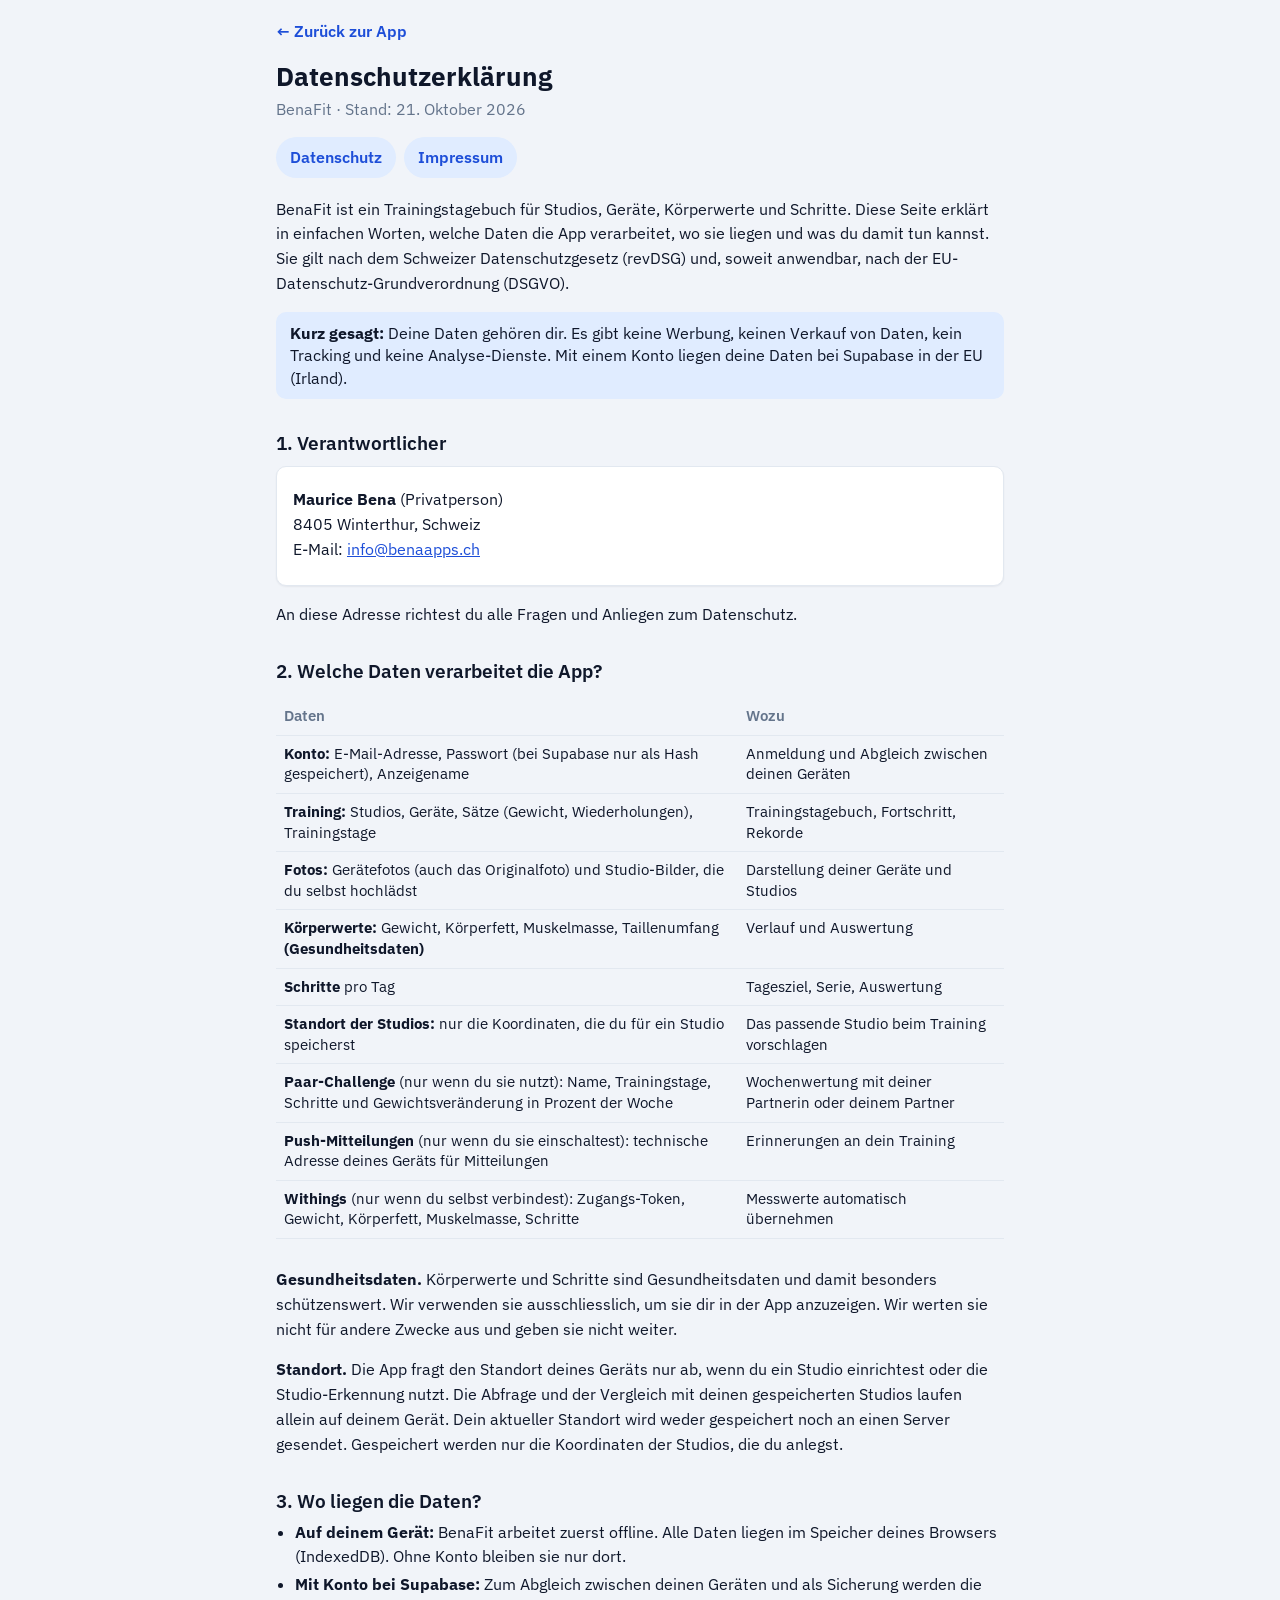
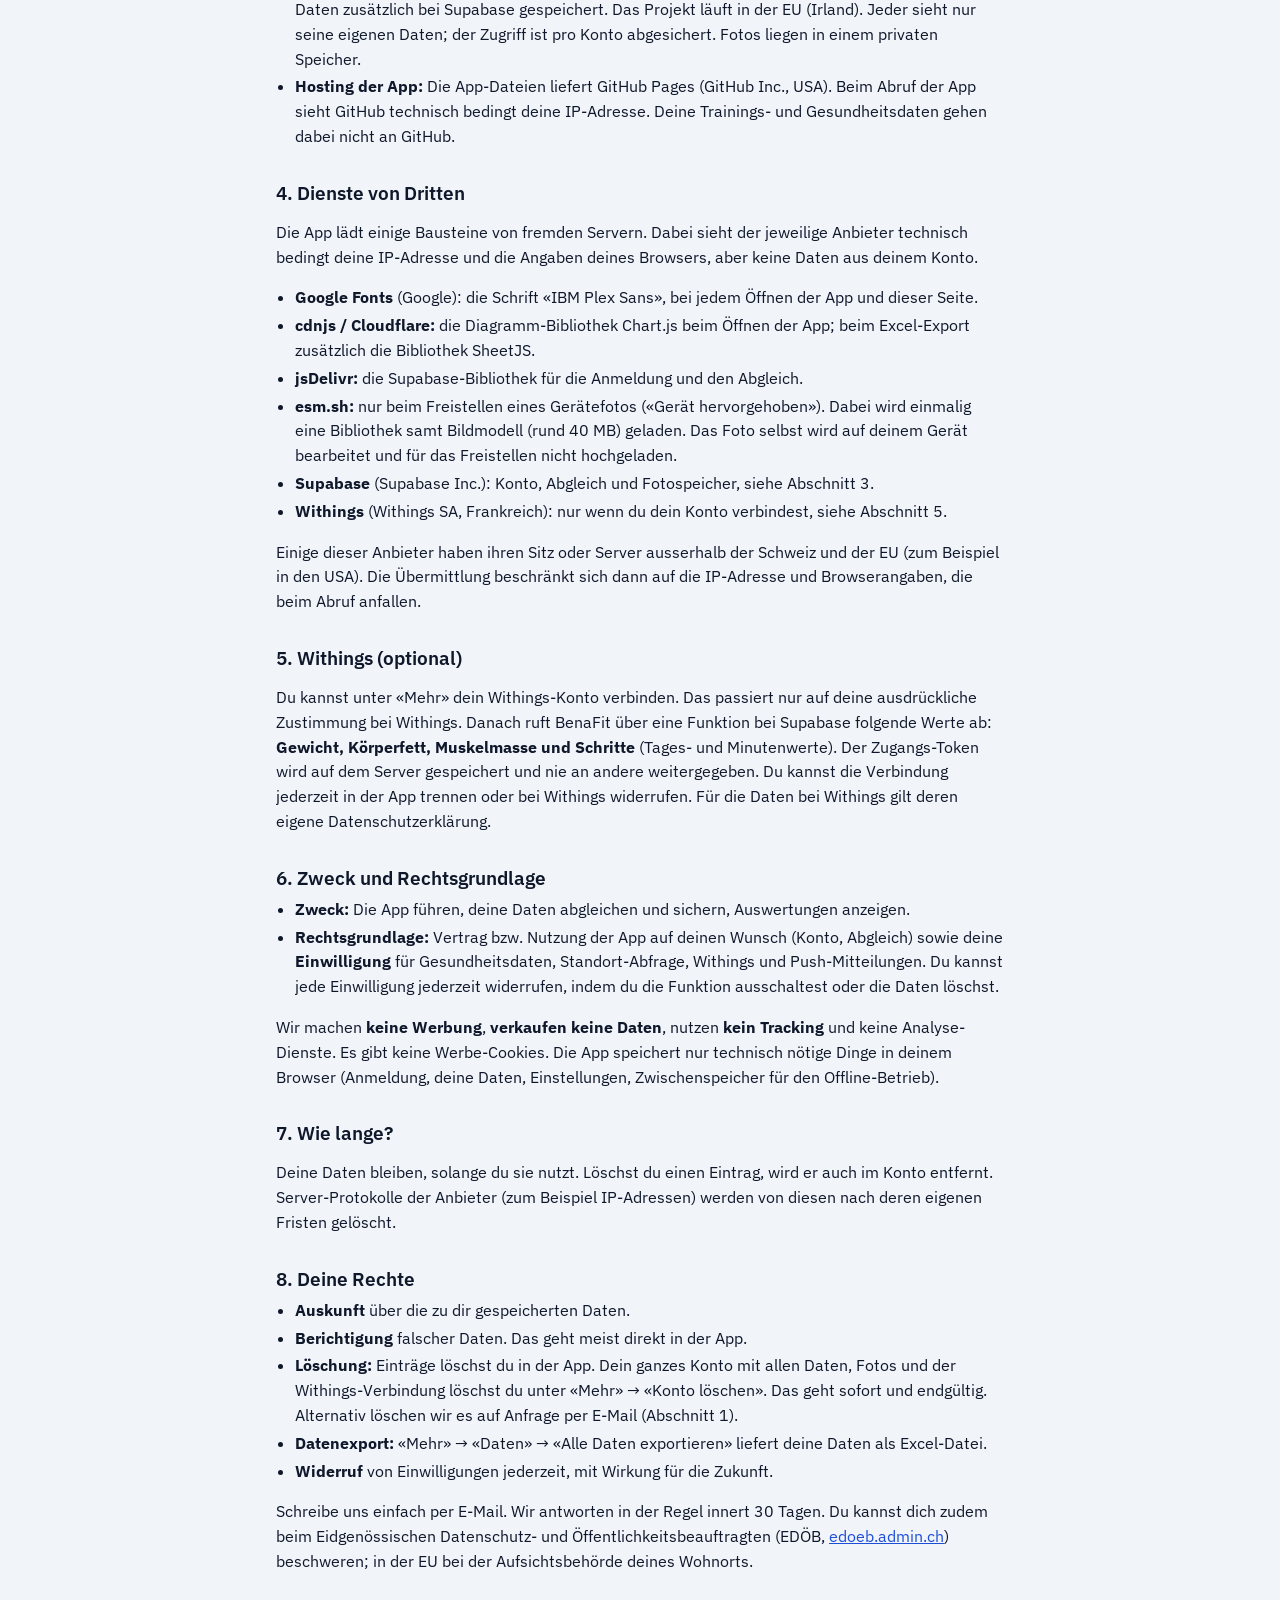
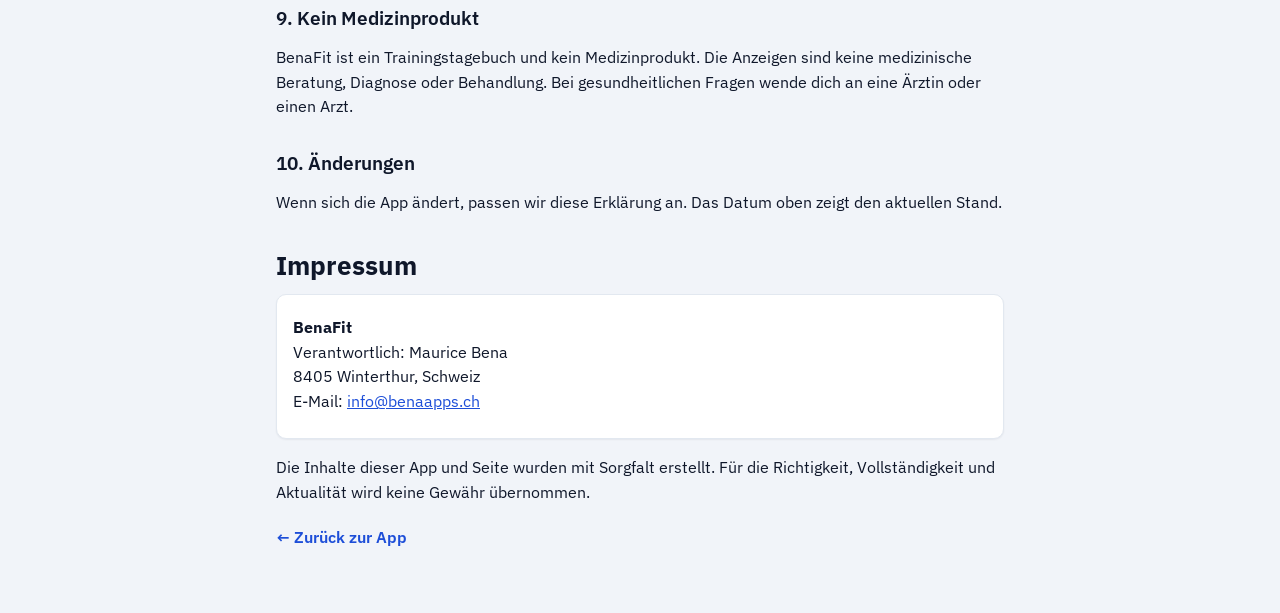
<file: datenschutz.html>
<!doctype html>
<html lang="de">
<head>
  <meta charset="utf-8">
  <meta name="viewport" content="width=device-width, initial-scale=1, viewport-fit=cover">
  <meta name="theme-color" content="#0f172a">
  <meta name="description" content="Datenschutzerklärung und Impressum der Fitness-App BenaFit">
  <title>Datenschutz und Impressum – BenaFit</title>
  <link rel="icon" href="icons/favicon.png">
  <link rel="stylesheet" href="https://fonts.googleapis.com/css2?family=IBM+Plex+Sans:wght@400;500;600;700&display=swap">
  <link rel="stylesheet" href="styles.css">
  <style>
    .legal { max-width: 760px; margin: 0 auto; padding: 16px 16px calc(40px + env(safe-area-inset-bottom)); }
    .legal h1 { font-size: 1.6rem; margin: 12px 0 4px; }
    .legal h2 { font-size: 1.2rem; margin: 28px 0 8px; padding-top: 4px; }
    .legal h3 { font-size: 1rem; margin: 18px 0 4px; }
    .legal p, .legal li { line-height: 1.55; }
    .legal ul { padding-left: 1.2em; margin: 6px 0 10px; }
    .legal li { margin: 3px 0; }
    .legal a { color: var(--primary-dark); overflow-wrap: anywhere; }
    .legal .back { display: inline-block; margin: 4px 0 8px; font-weight: 600; text-decoration: none; }
    .legal .stand { color: var(--muted); margin: 0 0 12px; }
    .legal .toc { margin: 12px 0 0; padding: 0; list-style: none; display: flex; gap: 8px; flex-wrap: wrap; }
    .legal .toc a { display: inline-block; padding: 8px 14px; border-radius: 999px; background: var(--primary-soft); text-decoration: none; font-weight: 600; }
    .legal .box { background: var(--surface); border: 1px solid var(--line); border-radius: var(--radius); box-shadow: var(--shadow); padding: 4px 16px 8px; margin: 12px 0; }
    .legal .note { background: var(--accent-soft); border-radius: var(--radius); padding: 10px 14px; margin: 12px 0; }
    .legal .ph { background: #fef08a; color: #713f12; font-weight: 700; padding: 1px 6px; border-radius: 4px; }
    .legal table { width: 100%; border-collapse: collapse; margin: 8px 0 12px; font-size: .92rem; }
    .legal th, .legal td { text-align: left; vertical-align: top; padding: 8px 8px; border-bottom: 1px solid var(--line); }
    .legal th { color: var(--muted); font-weight: 600; }
    .legal .wrap { overflow-x: auto; }
  </style>
</head>
<body>
<main class="legal">
  <a class="back" href="./">← Zurück zur App</a>

  <h1>Datenschutzerklärung</h1>
  <p class="stand">BenaFit · Stand: 21. Oktober 2026</p>
  <ul class="toc">
    <li><a href="#datenschutz">Datenschutz</a></li>
    <li><a href="#impressum">Impressum</a></li>
  </ul>

  <section id="datenschutz">
    <p>BenaFit ist ein Trainingstagebuch für Studios, Geräte, Körperwerte und Schritte. Diese Seite erklärt in einfachen Worten, welche Daten die App verarbeitet, wo sie liegen und was du damit tun kannst. Sie gilt nach dem Schweizer Datenschutzgesetz (revDSG) und, soweit anwendbar, nach der EU-Datenschutz-Grundverordnung (DSGVO).</p>

    <div class="note"><b>Kurz gesagt:</b> Deine Daten gehören dir. Es gibt keine Werbung, keinen Verkauf von Daten, kein Tracking und keine Analyse-Dienste. Mit einem Konto liegen deine Daten bei Supabase in der EU (Irland).</div>

    <h2>1. Verantwortlicher</h2>
    <div class="box">
      <p><b>Maurice Bena</b> (Privatperson)<br>
      8405 Winterthur, Schweiz<br>
      E-Mail: <a href="mailto:info@benaapps.ch">info@benaapps.ch</a></p>
    </div>
    <p>An diese Adresse richtest du alle Fragen und Anliegen zum Datenschutz.</p>

    <h2>2. Welche Daten verarbeitet die App?</h2>
    <div class="wrap">
    <table>
      <thead><tr><th>Daten</th><th>Wozu</th></tr></thead>
      <tbody>
        <tr><td><b>Konto:</b> E-Mail-Adresse, Passwort (bei Supabase nur als Hash gespeichert), Anzeigename</td><td>Anmeldung und Abgleich zwischen deinen Geräten</td></tr>
        <tr><td><b>Training:</b> Studios, Geräte, Sätze (Gewicht, Wiederholungen), Trainingstage</td><td>Trainingstagebuch, Fortschritt, Rekorde</td></tr>
        <tr><td><b>Fotos:</b> Gerätefotos (auch das Originalfoto) und Studio-Bilder, die du selbst hochlädst</td><td>Darstellung deiner Geräte und Studios</td></tr>
        <tr><td><b>Körperwerte:</b> Gewicht, Körperfett, Muskelmasse, Taillenumfang <b>(Gesundheitsdaten)</b></td><td>Verlauf und Auswertung</td></tr>
        <tr><td><b>Schritte</b> pro Tag</td><td>Tagesziel, Serie, Auswertung</td></tr>
        <tr><td><b>Standort der Studios:</b> nur die Koordinaten, die du für ein Studio speicherst</td><td>Das passende Studio beim Training vorschlagen</td></tr>
        <tr><td><b>Paar-Challenge</b> (nur wenn du sie nutzt): Name, Trainingstage, Schritte und Gewichtsveränderung in Prozent der Woche</td><td>Wochenwertung mit deiner Partnerin oder deinem Partner</td></tr>
        <tr><td><b>Push-Mitteilungen</b> (nur wenn du sie einschaltest): technische Adresse deines Geräts für Mitteilungen</td><td>Erinnerungen an dein Training</td></tr>
        <tr><td><b>Withings</b> (nur wenn du selbst verbindest): Zugangs-Token, Gewicht, Körperfett, Muskelmasse, Schritte</td><td>Messwerte automatisch übernehmen</td></tr>
      </tbody>
    </table>
    </div>
    <p><b>Gesundheitsdaten.</b> Körperwerte und Schritte sind Gesundheitsdaten und damit besonders schützenswert. Wir verwenden sie ausschliesslich, um sie dir in der App anzuzeigen. Wir werten sie nicht für andere Zwecke aus und geben sie nicht weiter.</p>
    <p><b>Standort.</b> Die App fragt den Standort deines Geräts nur ab, wenn du ein Studio einrichtest oder die Studio-Erkennung nutzt. Die Abfrage und der Vergleich mit deinen gespeicherten Studios laufen allein auf deinem Gerät. Dein aktueller Standort wird weder gespeichert noch an einen Server gesendet. Gespeichert werden nur die Koordinaten der Studios, die du anlegst.</p>

    <h2>3. Wo liegen die Daten?</h2>
    <ul>
      <li><b>Auf deinem Gerät:</b> BenaFit arbeitet zuerst offline. Alle Daten liegen im Speicher deines Browsers (IndexedDB). Ohne Konto bleiben sie nur dort.</li>
      <li><b>Mit Konto bei Supabase:</b> Zum Abgleich zwischen deinen Geräten und als Sicherung werden die Daten zusätzlich bei Supabase gespeichert. Das Projekt läuft in der EU (Irland). Jeder sieht nur seine eigenen Daten; der Zugriff ist pro Konto abgesichert. Fotos liegen in einem privaten Speicher.</li>
      <li><b>Hosting der App:</b> Die App-Dateien liefert GitHub Pages (GitHub Inc., USA). Beim Abruf der App sieht GitHub technisch bedingt deine IP-Adresse. Deine Trainings- und Gesundheitsdaten gehen dabei nicht an GitHub.</li>
    </ul>

    <h2>4. Dienste von Dritten</h2>
    <p>Die App lädt einige Bausteine von fremden Servern. Dabei sieht der jeweilige Anbieter technisch bedingt deine IP-Adresse und die Angaben deines Browsers, aber keine Daten aus deinem Konto.</p>
    <ul>
      <li><b>Google Fonts</b> (Google): die Schrift «IBM Plex Sans», bei jedem Öffnen der App und dieser Seite.</li>
      <li><b>cdnjs / Cloudflare:</b> die Diagramm-Bibliothek Chart.js beim Öffnen der App; beim Excel-Export zusätzlich die Bibliothek SheetJS.</li>
      <li><b>jsDelivr:</b> die Supabase-Bibliothek für die Anmeldung und den Abgleich.</li>
      <li><b>esm.sh:</b> nur beim Freistellen eines Gerätefotos («Gerät hervorgehoben»). Dabei wird einmalig eine Bibliothek samt Bildmodell (rund 40 MB) geladen. Das Foto selbst wird auf deinem Gerät bearbeitet und für das Freistellen nicht hochgeladen.</li>
      <li><b>Supabase</b> (Supabase Inc.): Konto, Abgleich und Fotospeicher, siehe Abschnitt 3.</li>
      <li><b>Withings</b> (Withings SA, Frankreich): nur wenn du dein Konto verbindest, siehe Abschnitt 5.</li>
    </ul>
    <p>Einige dieser Anbieter haben ihren Sitz oder Server ausserhalb der Schweiz und der EU (zum Beispiel in den USA). Die Übermittlung beschränkt sich dann auf die IP-Adresse und Browserangaben, die beim Abruf anfallen.</p>

    <h2>5. Withings (optional)</h2>
    <p>Du kannst unter «Mehr» dein Withings-Konto verbinden. Das passiert nur auf deine ausdrückliche Zustimmung bei Withings. Danach ruft BenaFit über eine Funktion bei Supabase folgende Werte ab: <b>Gewicht, Körperfett, Muskelmasse und Schritte</b> (Tages- und Minutenwerte). Der Zugangs-Token wird auf dem Server gespeichert und nie an andere weitergegeben. Du kannst die Verbindung jederzeit in der App trennen oder bei Withings widerrufen. Für die Daten bei Withings gilt deren eigene Datenschutzerklärung.</p>

    <h2>6. Zweck und Rechtsgrundlage</h2>
    <ul>
      <li><b>Zweck:</b> Die App führen, deine Daten abgleichen und sichern, Auswertungen anzeigen.</li>
      <li><b>Rechtsgrundlage:</b> Vertrag bzw. Nutzung der App auf deinen Wunsch (Konto, Abgleich) sowie deine <b>Einwilligung</b> für Gesundheitsdaten, Standort-Abfrage, Withings und Push-Mitteilungen. Du kannst jede Einwilligung jederzeit widerrufen, indem du die Funktion ausschaltest oder die Daten löschst.</li>
    </ul>
    <p>Wir machen <b>keine Werbung</b>, <b>verkaufen keine Daten</b>, nutzen <b>kein Tracking</b> und keine Analyse-Dienste. Es gibt keine Werbe-Cookies. Die App speichert nur technisch nötige Dinge in deinem Browser (Anmeldung, deine Daten, Einstellungen, Zwischenspeicher für den Offline-Betrieb).</p>

    <h2>7. Wie lange?</h2>
    <p>Deine Daten bleiben, solange du sie nutzt. Löschst du einen Eintrag, wird er auch im Konto entfernt. Server-Protokolle der Anbieter (zum Beispiel IP-Adressen) werden von diesen nach deren eigenen Fristen gelöscht.</p>

    <h2>8. Deine Rechte</h2>
    <ul>
      <li><b>Auskunft</b> über die zu dir gespeicherten Daten.</li>
      <li><b>Berichtigung</b> falscher Daten. Das geht meist direkt in der App.</li>
      <li><b>Löschung:</b> Einträge löschst du in der App. Dein ganzes Konto mit allen Daten, Fotos und der Withings-Verbindung löschst du unter «Mehr» → «Konto löschen». Das geht sofort und endgültig. Alternativ löschen wir es auf Anfrage per E-Mail (Abschnitt 1).</li>
      <li><b>Datenexport:</b> «Mehr» → «Daten» → «Alle Daten exportieren» liefert deine Daten als Excel-Datei.</li>
      <li><b>Widerruf</b> von Einwilligungen jederzeit, mit Wirkung für die Zukunft.</li>
    </ul>
    <p>Schreibe uns einfach per E-Mail. Wir antworten in der Regel innert 30 Tagen. Du kannst dich zudem beim Eidgenössischen Datenschutz- und Öffentlichkeitsbeauftragten (EDÖB, <a href="https://www.edoeb.admin.ch" rel="noopener">edoeb.admin.ch</a>) beschweren; in der EU bei der Aufsichtsbehörde deines Wohnorts.</p>

    <h2>9. Kein Medizinprodukt</h2>
    <p>BenaFit ist ein Trainingstagebuch und kein Medizinprodukt. Die Anzeigen sind keine medizinische Beratung, Diagnose oder Behandlung. Bei gesundheitlichen Fragen wende dich an eine Ärztin oder einen Arzt.</p>

    <h2>10. Änderungen</h2>
    <p>Wenn sich die App ändert, passen wir diese Erklärung an. Das Datum oben zeigt den aktuellen Stand.</p>
  </section>

  <section id="impressum">
    <h1 style="margin-top:36px">Impressum</h1>
    <div class="box">
      <p><b>BenaFit</b><br>
      Verantwortlich: Maurice Bena<br>
      8405 Winterthur, Schweiz<br>
      E-Mail: <a href="mailto:info@benaapps.ch">info@benaapps.ch</a></p>
    </div>
    <p>Die Inhalte dieser App und Seite wurden mit Sorgfalt erstellt. Für die Richtigkeit, Vollständigkeit und Aktualität wird keine Gewähr übernommen.</p>
  </section>

  <p><a class="back" href="./">← Zurück zur App</a></p>
</main>
</body>
</html>
</file>
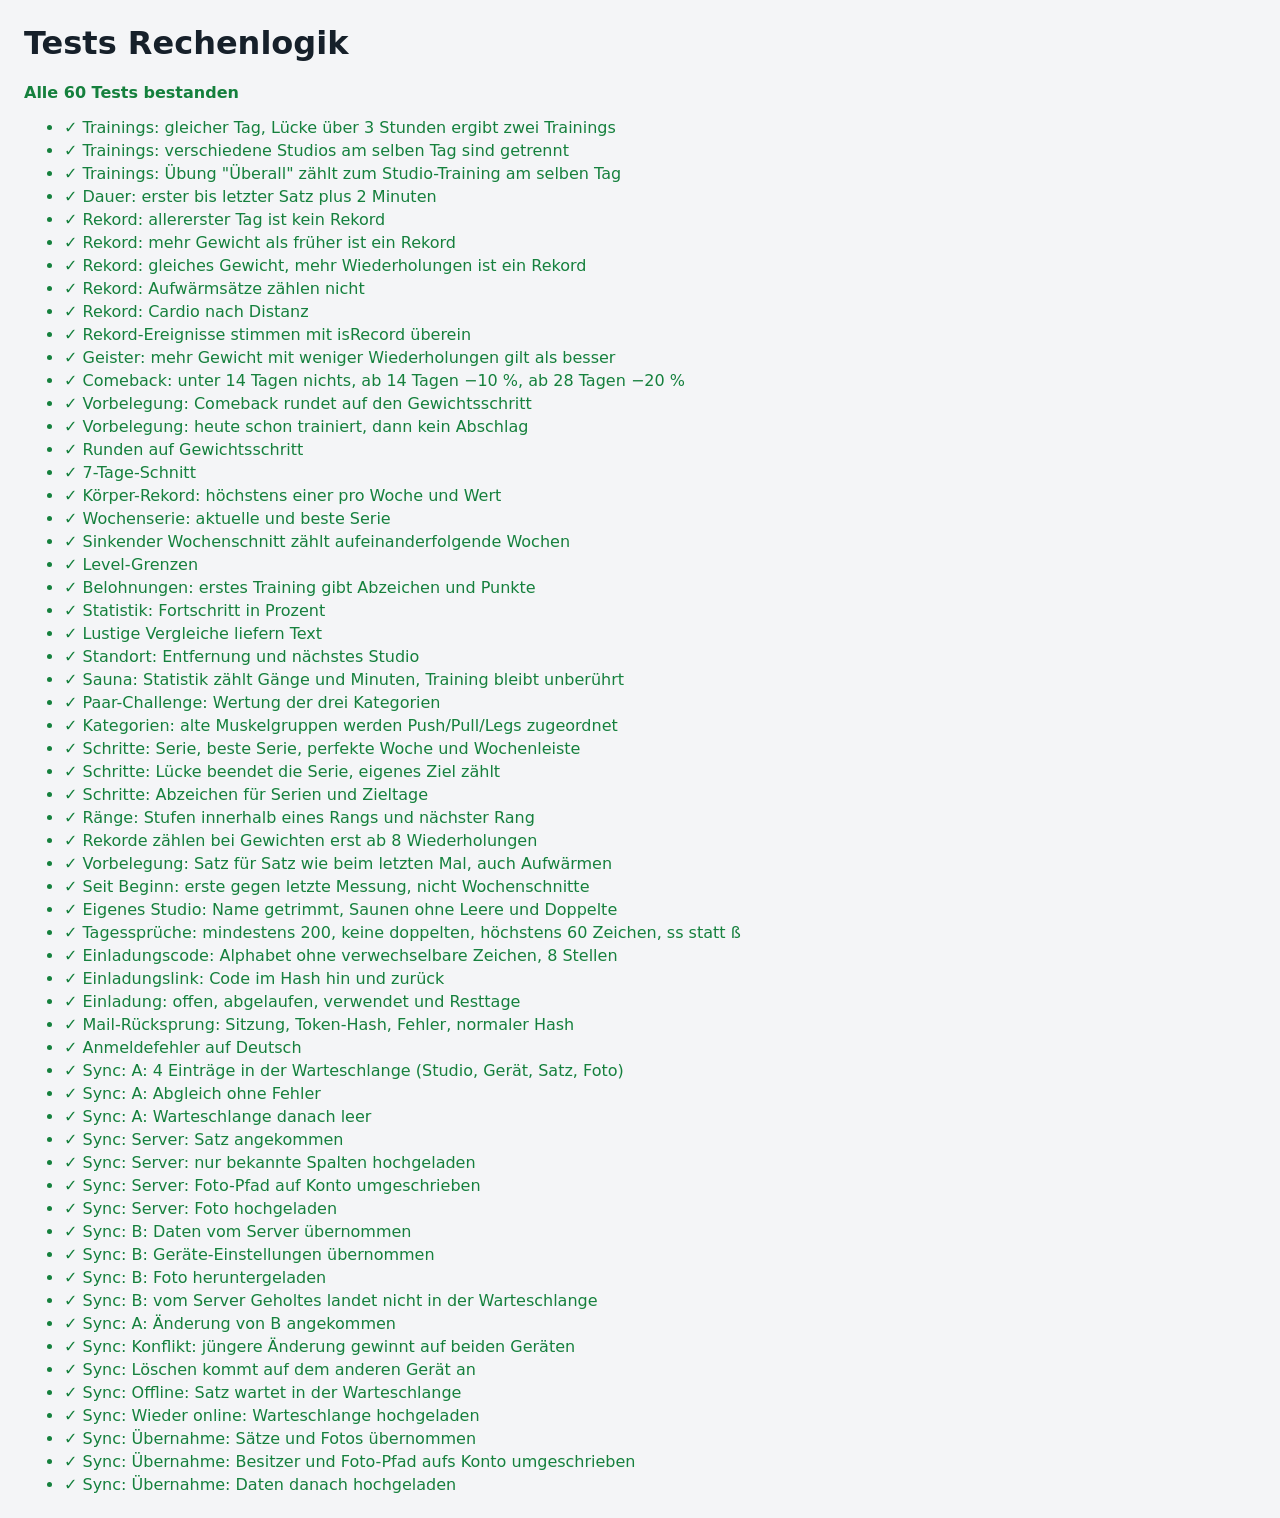
<file: tests.html>
<!doctype html>
<html lang="de">
<head>
  <meta charset="utf-8">
  <meta name="viewport" content="width=device-width, initial-scale=1">
  <title>Tests Rechenlogik</title>
  <style>
    body { font-family: system-ui, sans-serif; margin: 24px; background: #f4f5f7; color: #16202a; }
    li { margin: 4px 0; }
    .ok { color: #15803d; } .fail { color: #b91c1c; font-weight: 700; }
  </style>
</head>
<body>
  <h1>Tests Rechenlogik</h1>
  <p id="sum">Läuft …</p>
  <ul id="out"></ul>
  <script type="module" src="js/tests.js"></script>
</body>
</html>
</file>
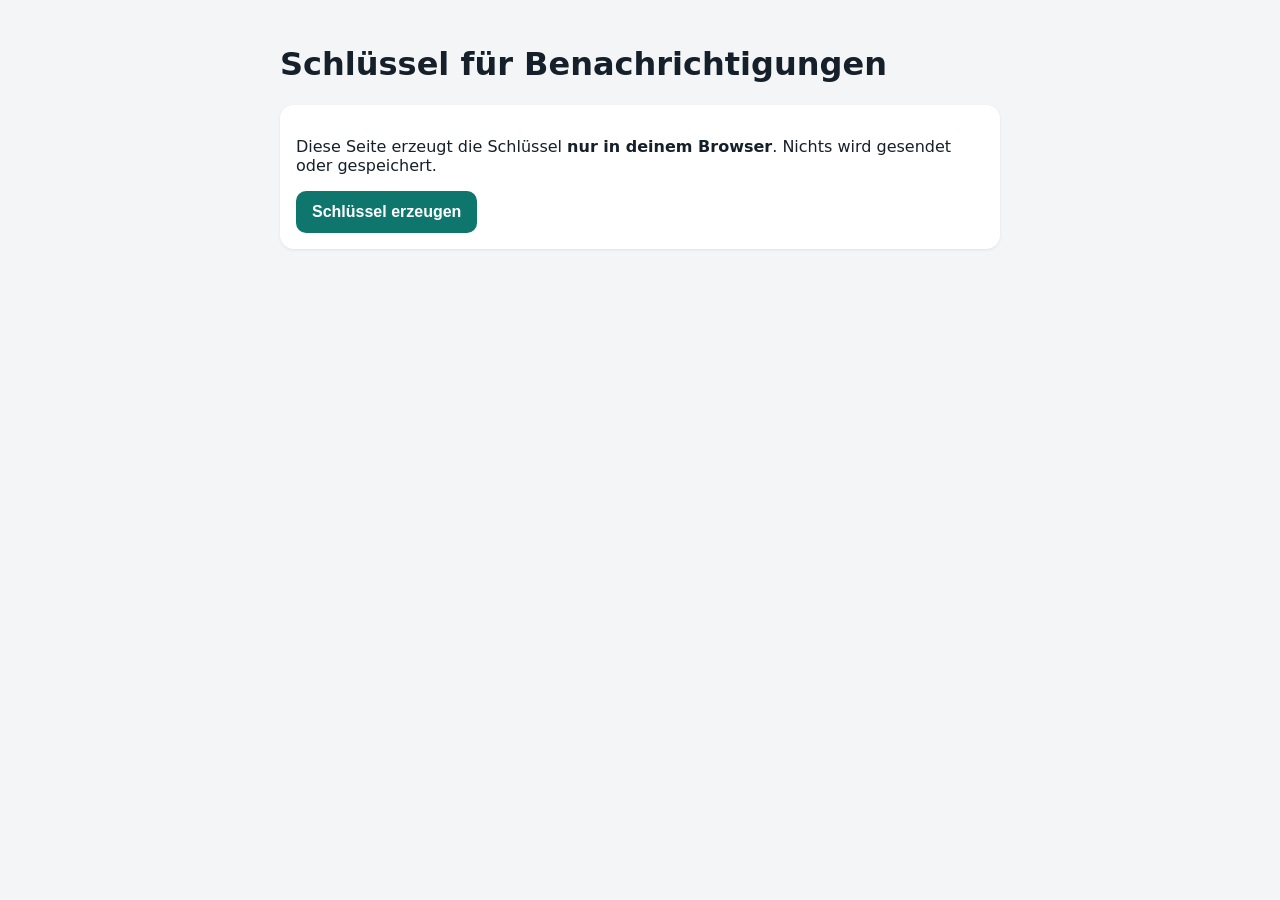
<file: tools/schluessel.html>
<!doctype html>
<html lang="de">
<head>
  <meta charset="utf-8">
  <meta name="viewport" content="width=device-width, initial-scale=1">
  <meta name="robots" content="noindex">
  <title>Schlüssel erzeugen</title>
  <style>
    :root { --bg: #f4f5f7; --card: #fff; --text: #16202a; --muted: #637081; --primary: #0f766e; }
    body { font-family: system-ui, sans-serif; background: var(--bg); color: var(--text); margin: 0; padding: 24px 16px; }
    main { max-width: 720px; margin: 0 auto; }
    .card { background: var(--card); border-radius: 14px; padding: 16px; margin-bottom: 14px; box-shadow: 0 1px 3px rgba(0,0,0,.08); }
    label { display: block; font-weight: 700; font-size: .9rem; margin: 12px 0 4px; }
    textarea { width: 100%; box-sizing: border-box; font-family: ui-monospace, monospace; font-size: .85rem; padding: 8px; border-radius: 8px; border: 1px solid #dde2e8; min-height: 48px; }
    button { background: var(--primary); color: #fff; border: 0; border-radius: 10px; padding: 12px 16px; font-weight: 700; font-size: 1rem; cursor: pointer; }
    .muted { color: var(--muted); font-size: .9rem; }
  </style>
</head>
<body>
<main>
  <h1>Schlüssel für Benachrichtigungen</h1>
  <div class="card">
    <p>Diese Seite erzeugt die Schlüssel <b>nur in deinem Browser</b>. Nichts wird gesendet oder gespeichert.</p>
    <button id="go">Schlüssel erzeugen</button>
  </div>
  <div class="card" id="out" hidden>
    <label>VAPID_PUBLIC_KEY (öffentlich: an Claude schicken und als Secret eintragen)</label>
    <textarea id="pub" readonly></textarea>
    <label>VAPID_PRIVATE_KEY (geheim: nur als Secret in Supabase eintragen, niemandem schicken)</label>
    <textarea id="priv" readonly></textarea>
    <label>CRON_SECRET (geheim: als Secret in Supabase und im Zeitplan-SQL eintragen)</label>
    <textarea id="cron" readonly></textarea>
    <p class="muted">Lade die Seite neu, um neue Schlüssel zu erzeugen. Wenn du die Werte eingetragen hast, kannst du die Seite schliessen.</p>
  </div>
</main>
<script>
  const b64url = buf => btoa(String.fromCharCode(...new Uint8Array(buf))).replace(/\+/g, '-').replace(/\//g, '_').replace(/=+$/, '');
  document.getElementById('go').onclick = async () => {
    const pair = await crypto.subtle.generateKey({ name: 'ECDSA', namedCurve: 'P-256' }, true, ['sign', 'verify']);
    const pub = await crypto.subtle.exportKey('raw', pair.publicKey);
    const jwk = await crypto.subtle.exportKey('jwk', pair.privateKey);
    document.getElementById('pub').value = b64url(pub);
    document.getElementById('priv').value = jwk.d;
    document.getElementById('cron').value = b64url(crypto.getRandomValues(new Uint8Array(24)));
    document.getElementById('out').hidden = false;
  };
</script>
</body>
</html>
</file>
<file: styles.css>
:root {
  --bg: #f1f4f9;
  --surface: #ffffff;
  --surface-2: #eaeef5;
  --text: #0f172a;
  --muted: #64748b;
  --line: #e2e8f0;
  --primary: #3b82f6;
  --navy: #0f172a;
  --primary-dark: #1d4ed8;
  --primary-ink: #ffffff;
  --primary-soft: #e0ecff;
  --accent: #3b82f6;
  --accent-soft: #e0ecff;
  --good: #15803d;
  --good-soft: #dcfce7;
  --bad: #b91c1c;
  --bad-soft: #fee2e2;
  --gold: #ca8a04;
  --radius: 10px;
  --shadow: 0 1px 2px rgba(17, 24, 39, .06);
  --nav-h: 64px;
  font-family: "IBM Plex Sans", system-ui, -apple-system, "Segoe UI", Roboto, sans-serif;
  color: var(--text);
  -webkit-tap-highlight-color: transparent;
}

* { box-sizing: border-box; }
html, body { margin: 0; }
body { background: var(--bg); color: var(--text); font-size: 16px; line-height: 1.4; overflow-x: clip; }
button, input, select, textarea { font: inherit; color: inherit; }
img { max-width: 100%; display: block; }
h1, h2, h3 { margin: 0; line-height: 1.2; }
h1 { font-size: 1.35rem; }
h2 { font-size: 1.1rem; margin: 22px 0 10px; }
h3 { font-size: 1rem; }
a { color: var(--primary); }
[hidden] { display: none !important; }

.muted { color: var(--muted); }
.small { font-size: .85rem; }
.center { text-align: center; }
.pad { padding: 24px; }
.row { display: flex; gap: 10px; align-items: center; }
.row.wrap { flex-wrap: wrap; }
.spread { justify-content: space-between; }
.grow { flex: 1; min-width: 0; }
.stack > * + * { margin-top: 10px; }
.good { color: var(--good); }
.bad { color: var(--bad); }
.num { font-variant-numeric: tabular-nums; }

/* Layout */
#app { min-height: 100vh; }
.main-col { min-width: 0; }
.topbar {
  position: sticky; top: 0; z-index: 20;
  display: flex; align-items: center; gap: 8px;
  padding: calc(10px + env(safe-area-inset-top)) 16px 10px;
  background: var(--bg);
  border-bottom: 1px solid transparent;
}
.topbar.scrolled { border-bottom-color: var(--line); }
.topbar .title { flex: 1; min-width: 0; overflow: hidden; text-overflow: ellipsis; white-space: nowrap; font-weight: 700; font-size: 1.2rem; }
.topbar .title.quote { white-space: normal; font-size: 1.02rem; font-weight: 600; line-height: 1.3; font-style: italic; }
.view { padding: 4px 16px calc(var(--nav-h) + 28px + env(safe-area-inset-bottom)); max-width: 1100px; margin: 0 auto; }

.nav {
  position: fixed; left: 0; right: 0; bottom: 0; z-index: 30;
  display: flex; height: calc(var(--nav-h) + env(safe-area-inset-bottom));
  padding-bottom: env(safe-area-inset-bottom);
  background: var(--surface); border-top: 1px solid var(--line);
}
.nav a {
  flex: 1; display: flex; flex-direction: column; align-items: center; justify-content: center; gap: 2px;
  text-decoration: none; color: var(--muted); font-size: .72rem; font-weight: 600;
}
.nav a .ico { font-size: 1.35rem; line-height: 1; }
.nav a.active { color: var(--primary); }
.nav .brand { display: none; }

@media (min-width: 900px) {
  #app { display: grid; grid-template-columns: 220px 1fr; }
  .nav {
    position: sticky; top: 0; height: 100vh; flex-direction: column; justify-content: flex-start;
    border-top: 0; border-right: 1px solid var(--line); padding: 18px 10px; gap: 4px;
  }
  .nav .brand { display: flex; align-items: center; gap: 10px; font-weight: 800; padding: 6px 10px 18px; color: var(--text); }
  .nav .brand img { width: 32px; height: 32px; }
  .nav a { flex: 0 0 auto; flex-direction: row; justify-content: flex-start; gap: 12px; padding: 10px 12px; border-radius: 10px; font-size: .95rem; }
  .nav a.active { background: var(--primary-soft); }
  .view { padding: 8px 28px 40px; }
  .topbar { padding: 16px 28px 12px; }
}

/* Cards */
.card { background: var(--surface); border-radius: var(--radius); box-shadow: var(--shadow); padding: 16px; }
.card + .card { margin-top: 12px; }
.card.tap { cursor: pointer; }
.card.tap:active { transform: scale(.99); }
.card-title { display: flex; align-items: center; justify-content: space-between; gap: 8px; margin-bottom: 10px; }
.card-title h3 { font-size: .95rem; }
.grid { display: grid; gap: 12px; grid-template-columns: minmax(0, 1fr); }
.grid > * { min-width: 0; }
.grid > .card + .card { margin-top: 0; }
@media (min-width: 700px) { .grid.two { grid-template-columns: repeat(2, minmax(0, 1fr)); } }
@media (min-width: 1000px) { .grid.three { grid-template-columns: repeat(3, minmax(0, 1fr)); } }

/* Buttons */
.btn {
  display: inline-flex; align-items: center; justify-content: center; gap: 6px;
  min-height: 44px; padding: 0 16px; border-radius: 12px; border: 1px solid var(--line);
  background: var(--surface); font-weight: 600; cursor: pointer; text-decoration: none; color: var(--text);
}
.btn:active { transform: scale(.98); }
.btn.primary { background: var(--primary); border-color: var(--primary); color: var(--primary-ink); }
.btn.accent { background: var(--accent); border-color: var(--accent); color: #fff; }
.btn.ghost { background: transparent; border-color: transparent; }
.btn.danger { color: var(--bad); }
.btn.block { width: 100%; }
.btn.big { min-height: 56px; font-size: 1.1rem; border-radius: 14px; }
.btn.sm { min-height: 34px; padding: 0 10px; font-size: .85rem; border-radius: 10px; }
.btn:disabled { opacity: .45; cursor: default; }
.icon-btn { width: 44px; height: 44px; border-radius: 12px; border: 0; background: transparent; font-size: 1.3rem; cursor: pointer; display: inline-flex; align-items: center; justify-content: center; text-decoration: none; color: var(--text); }
.icon-btn:active { background: var(--surface-2); }

/* Chips */
.chips { display: flex; gap: 8px; overflow-x: auto; padding: 2px 0 8px; scrollbar-width: none; }
.chips::-webkit-scrollbar { display: none; }
.chip { flex: 0 0 auto; padding: 7px 13px; border-radius: 999px; border: 1px solid var(--line); background: var(--surface); font-size: .88rem; font-weight: 600; cursor: pointer; white-space: nowrap; }
.chip.on { background: var(--primary); border-color: var(--primary); color: #fff; }

/* Forms */
.field { display: block; margin-bottom: 12px; }
.field > span { display: block; font-size: .85rem; font-weight: 600; color: var(--muted); margin-bottom: 5px; }
.input, select.input, textarea.input {
  width: 100%; min-height: 46px; padding: 10px 12px; border-radius: 12px; border: 1px solid var(--line); background: var(--surface);
}
textarea.input { min-height: 70px; resize: vertical; }
.input:focus { outline: 2px solid var(--primary); outline-offset: -1px; }
.search { margin-bottom: 10px; }

/* Studio list */
.gym-row { display: flex; align-items: center; gap: 14px; }
.gym-ico { width: 46px; height: 46px; border-radius: 12px; background: var(--primary-soft); display: flex; align-items: center; justify-content: center; font-size: 1.4rem; flex: 0 0 auto; overflow: hidden; }
.gym-ico img { width: 100%; height: 100%; object-fit: contain; background: #fff; }
.gym-banner { height: 120px; border-radius: var(--radius); overflow: hidden; margin-bottom: 12px; background: #fff; box-shadow: var(--shadow); }
.gym-banner img { width: 100%; height: 100%; object-fit: contain; }

/* Exercise tiles */
.tiles { display: grid; grid-template-columns: repeat(2, minmax(0, 1fr)); gap: 12px; }
@media (min-width: 640px) { .tiles { grid-template-columns: repeat(3, minmax(0, 1fr)); } }
@media (min-width: 1000px) { .tiles { grid-template-columns: repeat(4, minmax(0, 1fr)); } }
.tile { background: var(--surface); border-radius: var(--radius); box-shadow: var(--shadow); overflow: hidden; cursor: pointer; text-decoration: none; color: inherit; display: flex; flex-direction: column; }
.tile:active { transform: scale(.98); }
.tile .ph { aspect-ratio: 4 / 3; background: var(--surface-2); display: flex; align-items: center; justify-content: center; font-size: 2.2rem; overflow: hidden; position: relative; }
.tile .ph img { width: 100%; height: 100%; object-fit: cover; }
.tile .ph .order { position: absolute; top: 6px; left: 6px; background: rgba(0,0,0,.55); color: #fff; font-size: .75rem; font-weight: 700; border-radius: 8px; padding: 1px 7px; }
.tile .body { padding: 9px 11px 11px; }
.tile .name { font-weight: 700; font-size: .95rem; overflow: hidden; text-overflow: ellipsis; white-space: nowrap; }
.tile .last { font-size: .8rem; color: var(--muted); margin-top: 2px; }

/* Exercise screen */
.hero { display: grid; grid-template-columns: 96px 1fr; gap: 14px; align-items: center; }
.hero .ph { width: 96px; height: 96px; border-radius: 14px; background: var(--surface-2); overflow: hidden; display: flex; align-items: center; justify-content: center; font-size: 2.4rem; }
.hero .ph img { width: 100%; height: 100%; object-fit: cover; }
.settings-pills { display: flex; flex-wrap: wrap; gap: 6px; margin-top: 8px; }
.pill { background: var(--primary-soft); color: var(--primary); border-radius: 10px; padding: 4px 10px; font-weight: 700; font-size: .95rem; }
.pill.neutral { background: var(--surface-2); color: var(--text); font-weight: 600; }

.entry { display: grid; grid-template-columns: 1fr 1fr; gap: 12px; }
.stepper label { display: block; text-align: center; font-size: .8rem; font-weight: 700; color: var(--muted); text-transform: uppercase; letter-spacing: .03em; margin-bottom: 6px; }
.stepper .ctl { display: grid; grid-template-columns: 40px minmax(0, 1fr) 40px; align-items: center; background: var(--surface-2); border-radius: 10px; overflow: hidden; }
.stepper button { height: 58px; border: 0; background: transparent; font-size: 1.6rem; font-weight: 700; cursor: pointer; color: var(--primary); }
.stepper button:active { background: var(--line); }
.stepper input { width: 100%; min-width: 0; padding: 0; height: 58px; border: 0; background: transparent; text-align: center; font-size: clamp(1.25rem, 5.6vw, 1.6rem); font-weight: 800; font-variant-numeric: tabular-nums; -moz-appearance: textfield; }
.stepper input::-webkit-outer-spin-button, .stepper input::-webkit-inner-spin-button { -webkit-appearance: none; margin: 0; }
.stepper input:focus { outline: none; }
/* Beschriftung im Feld unter der Zahl (spart die Zeile darüber) */
.stepper .val { margin: 0; display: flex; flex-direction: column; align-items: center; justify-content: center; height: 64px; min-width: 0; cursor: text; }
.stepper .val input { height: auto; line-height: 1.1; }
.stepper .val .unit { font-size: .7rem; font-weight: 700; color: var(--muted); text-transform: uppercase; letter-spacing: .04em; margin-top: 1px; }
.stepper .ctl button { height: 64px; }
.ex-divider { height: 1px; background: var(--line); margin: 14px -16px; }
/* «Satz speichern» als goldene Kachel (Goldton wie Kreisel-Detektiv) */
.save-row { display: flex; gap: 12px; margin-top: 12px; align-items: stretch; }
.gold-tile { --gold: #f4b324; flex: 0 0 auto; width: 96px; aspect-ratio: 1; display: flex; flex-direction: column; align-items: center; justify-content: center; gap: 2px; border: 2px solid #cbd5e1; border-radius: 14px; background: var(--gold); color: #3d2a00; font: inherit; font-size: .9rem; font-weight: 800; line-height: 1.15; text-align: center; cursor: pointer; box-shadow: 0 4px 14px rgba(244,179,36,.35); }
.gold-tile:active { filter: brightness(.95); transform: translateY(1px); }
.save-row .later-btn { flex: 1; min-width: 0; display: flex; flex-direction: column; align-items: center; justify-content: center; gap: 6px; border-radius: 18px; font-weight: 700; text-align: center; white-space: normal; line-height: 1.25; color: var(--muted); }

.seg { display: grid; grid-auto-flow: column; grid-auto-columns: 1fr; gap: 6px; }
.seg button { min-height: 44px; border-radius: 12px; border: 1px solid var(--line); background: var(--surface); font-weight: 600; cursor: pointer; font-size: .9rem; }
.seg button.on { background: var(--primary-soft); border-color: var(--primary); color: var(--primary); }
.toggle { display: flex; align-items: center; gap: 10px; min-height: 44px; cursor: pointer; font-weight: 600; }
.toggle input { width: 22px; height: 22px; accent-color: var(--primary); }

.notice { border-radius: 12px; padding: 10px 12px; font-size: .9rem; margin-bottom: 12px; }
.notice.info { background: var(--primary-soft); color: var(--primary-dark); }
.notice.warn { background: #fff4e5; color: #8a4b08; }

.sets { list-style: none; margin: 0; padding: 0; }
.sets li { display: grid; grid-template-columns: 28px 1fr auto; gap: 10px; align-items: center; padding: 10px 0; border-bottom: 1px solid var(--line); }
.sets li:last-child { border-bottom: 0; }
.sets .n { width: 28px; height: 28px; border-radius: 50%; background: var(--surface-2); display: flex; align-items: center; justify-content: center; font-size: .8rem; font-weight: 700; }
.sets .val { font-weight: 700; font-variant-numeric: tabular-nums; }
.sets .warm { opacity: .5; }
.sets .ghost { font-size: .8rem; }
.feel { font-size: .8rem; color: var(--muted); }
.rec-badge { display: inline-block; background: #fef3c7; color: #92400e; font-size: .72rem; font-weight: 800; border-radius: 6px; padding: 1px 6px; margin-left: 6px; vertical-align: 1px; }

.history-day { padding: 10px 0; border-bottom: 1px solid var(--line); }
.history-day:last-child { border-bottom: 0; }
.history-day .d { font-weight: 700; font-size: .9rem; }
.history-day .s { color: var(--muted); font-size: .9rem; font-variant-numeric: tabular-nums; }
.history-day.line { display: flex; flex-wrap: wrap; align-items: baseline; gap: 4px 10px; }
.history-day .s [data-set] { cursor: pointer; }
.history-day .s .warm { opacity: .5; }
/* Verlauf in einer Zeile: Datum | Gewicht | Wiederholungen | Volumen */
.history-day.hist-grid { display: grid; grid-template-columns: 5em 4.3em minmax(0, 1fr) 2.8em; column-gap: 8px; align-items: baseline; font-size: .9rem; }
.history-day.hist-grid .d { font-size: .9rem; }
.history-day.hist-grid .d { white-space: nowrap; }
.history-day.hist-grid .kg { font-weight: 700; font-size: .9rem; white-space: nowrap; font-variant-numeric: tabular-nums; }
.history-day.hist-grid .s { color: var(--text); white-space: nowrap; overflow: hidden; text-overflow: ellipsis; }
.history-day.hist-grid .s small { color: var(--muted); font-size: .72rem; }
.history-day.hist-grid .v { color: var(--muted); font-size: .82rem; white-space: nowrap; text-align: right; font-variant-numeric: tabular-nums; }
.history-day.hist-grid > div { grid-column: 1 / -1; }
.history-day.hist-grid.mixed .s { grid-column: 2 / 4; }
/* heutiger Tag im Verlauf blau */
.history-day.today .d, .history-day.today .kg, .history-day.today .s, .history-day.today .v { color: var(--primary); }

.next-link { display: flex; align-items: center; justify-content: space-between; gap: 10px; margin-top: 12px; padding: 14px 16px; border-radius: var(--radius); background: var(--primary); color: #fff; text-decoration: none; font-weight: 700; }

/* KPIs */
.kpis { display: grid; grid-template-columns: repeat(2, minmax(0, 1fr)); gap: 10px; }
@media (min-width: 700px) { .kpis { grid-template-columns: repeat(4, minmax(0, 1fr)); } }
.kpi { background: var(--surface); border-radius: var(--radius); box-shadow: var(--shadow); padding: 12px 14px; }
.kpi .l { font-size: .78rem; color: var(--muted); font-weight: 600; }
.kpi .v { font-size: 1.45rem; font-weight: 800; font-variant-numeric: tabular-nums; margin-top: 2px; }
.kpi .d { font-size: .8rem; font-weight: 700; }

.body-hero { background: linear-gradient(135deg, var(--primary), var(--primary-dark)); color: #fff; }
.body-hero .muted { color: rgba(255,255,255,.75); }
.body-hero .big { font-size: 2rem; font-weight: 800; font-variant-numeric: tabular-nums; }
.body-hero .trend { font-weight: 700; font-size: .9rem; }
.body-hero .trend.good { color: #bbf7d0; }
.body-hero .trend.bad { color: #fecaca; }

.level { display: flex; align-items: center; gap: 14px; }
.level .badge-lvl { width: 54px; height: 54px; border-radius: 50%; background: var(--accent); color: #fff; display: flex; align-items: center; justify-content: center; font-weight: 800; font-size: 1.3rem; flex: 0 0 auto; }
.bar { height: 10px; background: var(--surface-2); border-radius: 999px; overflow: hidden; }
.bar > i { display: block; height: 100%; background: var(--accent); border-radius: 999px; }
.bar.teal > i { background: var(--primary); }

.list { list-style: none; margin: 0; padding: 0; }
.list li { display: flex; align-items: center; gap: 10px; padding: 10px 0; border-bottom: 1px solid var(--line); }
.list li:last-child { border-bottom: 0; }
.list .emoji { font-size: 1.3rem; width: 30px; text-align: center; flex: 0 0 auto; }

.badges { display: grid; grid-template-columns: repeat(3, minmax(0, 1fr)); gap: 10px; }
@media (min-width: 700px) { .badges { grid-template-columns: repeat(5, minmax(0, 1fr)); } }
.badge { background: var(--surface); border-radius: var(--radius); box-shadow: var(--shadow); padding: 12px 8px; text-align: center; }
.badge .e { font-size: 2rem; }
.badge .t { font-weight: 700; font-size: .8rem; margin-top: 4px; }
.badge .s { font-size: .72rem; color: var(--muted); margin-top: 2px; }
.badge.locked { opacity: .38; filter: grayscale(1); }

.cal { display: grid; grid-template-columns: repeat(7, minmax(0, 1fr)); gap: 4px; width: 100%; max-width: 380px; margin: 0 auto; }
.cal .h { font-size: .7rem; color: var(--muted); text-align: center; font-weight: 700; }
.cal .c { aspect-ratio: 1; min-width: 0; border-radius: 8px; background: var(--surface-2); display: flex; align-items: center; justify-content: center; font-size: .78rem; font-variant-numeric: tabular-nums; }
.cal .c.on { background: var(--primary); color: #fff; font-weight: 700; }
.cal .c.empty { background: transparent; padding: 0; }
.cal .c.today { outline: 2px solid var(--accent); }

.chart-box { position: relative; height: 220px; }
.chart-box.tall { height: 260px; }

.hbar { display: grid; grid-template-columns: 110px 1fr 54px; gap: 8px; align-items: center; font-size: .88rem; margin: 6px 0; }
.hbar .name { overflow: hidden; text-overflow: ellipsis; white-space: nowrap; }
.hbar .v { text-align: right; font-weight: 700; font-variant-numeric: tabular-nums; }

/* Status / Sync */
.sync-pill { display: inline-flex; align-items: center; gap: 6px; font-size: .8rem; font-weight: 600; padding: 4px 10px; border-radius: 999px; background: var(--primary-soft); color: var(--primary-dark); }

/* Toasts */
.toasts { position: fixed; left: 50%; transform: translateX(-50%); bottom: calc(var(--nav-h) + 16px + env(safe-area-inset-bottom)); z-index: 60; display: flex; flex-direction: column; gap: 8px; width: min(92vw, 420px); pointer-events: none; }
@media (min-width: 900px) { .toasts { bottom: 24px; } }
.toast { background: #16202a; color: #fff; padding: 12px 16px; border-radius: 14px; box-shadow: 0 8px 24px rgba(0,0,0,.2); font-weight: 600; animation: pop .25s ease-out; }
.toast.record { background: var(--primary-dark); font-size: 1.05rem; }
.toast.level { background: var(--primary); font-size: 1.05rem; }
.toast.badge-t { background: var(--primary); }
@keyframes pop { from { transform: translateY(12px) scale(.96); opacity: 0; } to { transform: none; opacity: 1; } }

/* Modal */
.modal-back { position: fixed; inset: 0; z-index: 70; background: rgba(15, 23, 42, .45); display: flex; align-items: flex-end; justify-content: center; animation: fade .15s; }
@media (min-width: 700px) { .modal-back { align-items: center; } }
.modal { background: var(--surface); width: min(100%, 520px); max-height: 92vh; overflow: auto; border-radius: 20px 20px 0 0; padding: 20px 18px calc(18px + env(safe-area-inset-bottom)); animation: up .2s ease-out; }
@media (min-width: 700px) { .modal { border-radius: 20px; } }
.modal h2 { margin: 0 0 14px; }
.modal .actions { display: flex; gap: 10px; margin-top: 16px; }
.modal .actions .btn { flex: 1; }
@keyframes fade { from { opacity: 0; } }
@keyframes up { from { transform: translateY(30px); opacity: .6; } }

.energy { display: grid; grid-template-columns: repeat(5, 1fr); gap: 8px; }
.energy button { aspect-ratio: 1; border-radius: 14px; border: 1px solid var(--line); background: var(--surface); font-size: 1.8rem; cursor: pointer; }
.energy button span { display: block; font-size: .7rem; font-weight: 700; color: var(--muted); }

.kv-row { display: grid; grid-template-columns: 1fr 90px 40px; gap: 8px; margin-bottom: 8px; }

/* Welcome */
.welcome { max-width: 460px; margin: 6vh auto 0; text-align: center; }
.welcome img { width: 88px; height: 88px; margin: 0 auto 16px; border-radius: 22px; }
.welcome h1 { font-size: 1.7rem; margin-bottom: 8px; }
.welcome .stack { margin-top: 26px; text-align: left; }

/* Story (year review) */
.story { position: fixed; inset: 0; z-index: 80; color: #fff; display: flex; flex-direction: column; user-select: none; }
.story .progress { display: flex; gap: 4px; padding: calc(12px + env(safe-area-inset-top)) 12px 0; }
.story .progress i { flex: 1; height: 3px; border-radius: 3px; background: rgba(255,255,255,.35); overflow: hidden; }
.story .progress i.done { background: #fff; }
.story .close { position: absolute; top: calc(22px + env(safe-area-inset-top)); right: 10px; color: #fff; font-size: 1.6rem; }
.story .slide { flex: 1; display: flex; flex-direction: column; justify-content: center; align-items: center; text-align: center; padding: 30px 28px; animation: pop .35s ease-out; }
.story .slide .k { font-size: 1rem; font-weight: 700; opacity: .85; text-transform: uppercase; letter-spacing: .08em; }
.story .slide .big { font-size: clamp(3rem, 16vw, 6rem); font-weight: 900; line-height: 1; margin: 14px 0; font-variant-numeric: tabular-nums; }
.story .slide .mid { font-size: clamp(1.6rem, 7vw, 2.6rem); font-weight: 800; margin: 12px 0; }
.story .slide .sub { font-size: 1.1rem; opacity: .9; max-width: 420px; }
.story .slide .e { font-size: 4rem; }
.story .hint { text-align: center; font-size: .8rem; opacity: .7; padding-bottom: calc(18px + env(safe-area-inset-bottom)); }

.confetti { position: fixed; inset: 0; pointer-events: none; z-index: 90; overflow: hidden; }
.confetti i { position: absolute; top: -12px; width: 9px; height: 14px; border-radius: 2px; animation: fall 1.6s ease-in forwards; }
@keyframes fall { to { transform: translateY(105vh) rotate(720deg); opacity: .8; } }

.empty { text-align: center; color: var(--muted); padding: 28px 12px; }
.empty .e { font-size: 2.4rem; margin-bottom: 6px; }

/* Linien-Icons */
.ic { display: inline-block; vertical-align: -0.2em; flex: 0 0 auto; }
.btn .ic { vertical-align: middle; }
.nav a .ico { display: flex; }
.list .emoji { color: var(--primary); display: flex; justify-content: center; }
.gym-ico { color: var(--primary); }
.tile .ph { color: #94a3b8; }
.hero .ph { color: #94a3b8; }
.empty .e { color: #94a3b8; }
.badge .e { width: 48px; height: 48px; margin: 0 auto; border-radius: 50%; background: var(--primary-soft); color: var(--primary); display: flex; align-items: center; justify-content: center; }
.badge.locked .e { background: var(--surface-2); color: var(--muted); }
.badge.locked { opacity: .55; filter: none; }
.story .slide .e { color: #fff; opacity: .9; }
.toast .ic { vertical-align: -0.25em; margin-right: 4px; }
.energy button { font-size: 1.5rem; font-weight: 800; color: var(--primary); }
.energy button span { font-size: .68rem; margin-top: 2px; }
.seg button .ic { margin-bottom: 2px; }
.notice .ic { vertical-align: -0.2em; }
.ghost .ic { vertical-align: -0.15em; }
.energy { gap: 6px; }
.energy button { min-width: 0; aspect-ratio: auto; padding: 12px 2px; }
.energy button span { white-space: normal; line-height: 1.1; }

/* Design B: Modern-sachlich (blaue Kopfzeile, IBM Plex Sans, feine Rahmen) */
.topbar { background: var(--primary); color: #fff; padding-bottom: 14px; }
.topbar .icon-btn { color: #fff; }
.topbar .icon-btn:active { background: rgba(255,255,255,.15); }
.topbar.scrolled { border-bottom-color: transparent; }
.view { padding-top: 14px; }
.card, .tile, .kpi, .badge { border: 1px solid var(--line); }
h2 { font-size: 1rem; font-weight: 600; }
.btn { border-radius: 8px; }
.chip, .seg button { border-radius: 8px; }
.level .badge-lvl { background: var(--primary); border-radius: 10px; }
.bar > i { background: var(--primary); }
.gym-ico { border-radius: 8px; }
.pill { border-radius: 6px; }
.kpi .v { font-weight: 700; }
.cal .c.today { outline-color: #f59e0b; }
@media (min-width: 900px) { .topbar { background: var(--bg); color: var(--text); } .topbar .icon-btn { color: var(--text); } }

/* App-Symbol in der Kopfzeile (nur auf Hauptseiten, auf dem PC steht es in der Seitenleiste) */
.top-logo { width: 34px; height: 34px; border-radius: 9px; flex: 0 0 auto; box-shadow: 0 0 0 1.5px rgba(255,255,255,.55); }
@media (max-width: 330px) { .top-logo { display: none; } }
@media (min-width: 900px) { .top-logo { display: none; } }

/* Farbwelt "Modern": Nachtblau für Kopfzeile, Navigation und Akzentflächen, leuchtendes Blau für Aktionen */
.topbar { background: var(--navy); color: #fff; }
.body-hero { background: linear-gradient(135deg, var(--navy), #1e3a8a); }
.body-hero .trend.good { color: #86efac; }
.level .badge-lvl { background: var(--navy); border-radius: 12px; }
.bar > i { background: linear-gradient(90deg, #3b82f6, #22d3ee); }
.bar.teal > i { background: var(--primary); }
.chip.on { background: var(--navy); border-color: var(--navy); }
.next-link { background: var(--navy); }
.nav { background: var(--navy); border-top-color: var(--navy); }
.nav a { color: #94a3b8; }
.nav a.active { color: #fff; }
.toast.record { background: var(--navy); }
@media (min-width: 900px) {
  .nav .brand { color: #fff; }
  .nav a.active { background: rgba(255,255,255,.1); }
  .topbar { background: var(--bg); color: var(--text); }
}

/* Hinweis auf neue Version */
.update-bar { position: fixed; left: 50%; transform: translateX(-50%); top: calc(10px + env(safe-area-inset-top)); z-index: 65;
  display: flex; align-items: center; gap: 12px; width: min(94vw, 460px); padding: 10px 12px 10px 16px;
  background: var(--surface); color: var(--text); border: 1px solid var(--line); border-radius: 12px; box-shadow: 0 8px 24px rgba(15,23,42,.18); font-weight: 600; font-size: .92rem; }
.update-bar span { flex: 1; }

/* Schritte-Karte auf der Startseite: Ring bis zum Ziel, Serie, Woche */
.steps-ring { flex: 0 0 auto; }
.steps-ring circle { fill: none; stroke-width: 9; }
.steps-ring .track { stroke: var(--surface-2); }
.steps-ring .fill { stroke: var(--primary); stroke-linecap: round; transition: stroke-dasharray .6s ease; }
.steps-ring .fill.done { stroke: var(--good); }
.steps-ring text { text-anchor: middle; fill: var(--text, #0f172a); font-family: inherit; }
.steps-ring .num { font-size: 17px; font-weight: 800; font-variant-numeric: tabular-nums; }
.steps-ring .sub { font-size: 10px; fill: var(--muted); }
.streak { display: flex; gap: 8px; align-items: flex-start; color: var(--muted); }
.streak > .ic { margin-top: 1px; }
.streak b { color: var(--text, #0f172a); }
.streak.on > .ic { color: #f59e0b; }
.week-dots { display: grid; grid-template-columns: repeat(7, minmax(0, 1fr)); gap: 4px; margin-top: 12px; }
.week-dots .wd { display: flex; flex-direction: column; align-items: center; gap: 3px; font-size: .7rem; color: var(--muted); }
.week-dots .wd i { width: 16px; height: 16px; border-radius: 50%; border: 2px solid var(--line); }
.week-dots .wd.done i { background: var(--good); border-color: var(--good); }
.week-dots .wd.missed i { background: var(--surface-2); border-color: #cbd5e1; }
.week-dots .wd.open i { border-color: var(--primary); border-style: dashed; }
.week-dots .wd.open span { color: var(--primary); font-weight: 700; }

/* Startseite: Aktivität und Erfolge */
.act-grid { display: grid; grid-template-columns: repeat(3, minmax(0, 1fr)); gap: 8px; margin-top: 10px; }
.act-grid .big-n { font-size: 1.5rem; font-weight: 800; font-variant-numeric: tabular-nums; line-height: 1.2; }
.latest-badges { display: flex; flex-wrap: wrap; gap: 6px; margin-top: 12px; }
.latest-badges:empty { display: none; }
.latest-badges .lb { display: inline-flex; align-items: center; gap: 5px; padding: 4px 10px 4px 7px; border-radius: 999px; background: var(--primary-soft); color: var(--primary-dark); font-size: .8rem; font-weight: 600; max-width: 100%; }
.latest-badges .lb span { overflow: hidden; text-overflow: ellipsis; white-space: nowrap; }
.near { display: flex; gap: 6px; align-items: center; margin-top: 10px; padding-top: 10px; border-top: 1px solid var(--line); }
.near > .ic { color: #f59e0b; }

/* Erfolge: Rang-Stufen und aufklappbare Abzeichen */
.rank-stages { display: flex; align-items: center; gap: 4px; flex-wrap: wrap; margin-top: 4px; color: var(--muted); }
.rank-stages i { width: 18px; height: 6px; border-radius: 3px; background: var(--surface-2); }
.rank-stages i.on { background: var(--primary); }
.rank-stages span { margin-left: 4px; }
.rank-list li.cur b { color: var(--primary); }
.rank-list li.past { opacity: .6; }
.badge-group { margin-top: 12px; border-top: 1px solid var(--line); padding-top: 10px; }
.badge-group summary { cursor: pointer; padding: 4px 0; }
.badge-cat { margin: 14px 0 8px; font-size: .9rem; }

/* Level-Plakette: beschriftet, blau, als Blickfang */
.level .badge-lvl { width: 62px; height: 66px; flex-direction: column; gap: 0; border-radius: 14px;
  background: linear-gradient(160deg, #60a5fa 0%, var(--primary) 45%, var(--primary-dark) 100%);
  box-shadow: 0 4px 12px rgba(37, 99, 235, .35), inset 0 1px 0 rgba(255, 255, 255, .35); }
.level .badge-lvl small { font-size: .58rem; font-weight: 800; letter-spacing: .12em; opacity: .9; line-height: 1; }
.level .badge-lvl span { font-size: 1.6rem; font-weight: 800; line-height: 1.05; font-variant-numeric: tabular-nums; }
.level .badge-lvl.lg { width: 76px; height: 82px; }
.level .badge-lvl.lg small { font-size: .66rem; }
.level .badge-lvl.lg span { font-size: 2rem; }

/* Studio: heute schon gemachte Geräte grün */
.tile.done { box-shadow: 0 0 0 3px var(--good), var(--shadow); }
.tile.done .name { color: var(--good); }
.tile .ph .done-stamp { position: absolute; top: 6px; right: 6px; display: inline-flex; align-items: center; gap: 3px; background: var(--good); color: #fff; font-size: .72rem; font-weight: 700; border-radius: 8px; padding: 2px 8px 2px 6px; box-shadow: 0 1px 4px rgba(0,0,0,.25); }

/* Startseite: Wochenbilanz neben «Studios», Rekorde in der Erfolge-Karte */
.week-line { color: var(--primary); text-decoration: none; font-weight: 600; text-align: right; }
.rec-sub { margin-top: 14px; padding-top: 10px; border-top: 1px solid var(--line); font-weight: 700; text-transform: uppercase; letter-spacing: .06em; font-size: .7rem; }
.rec-list { margin-top: 4px; }
</file>
